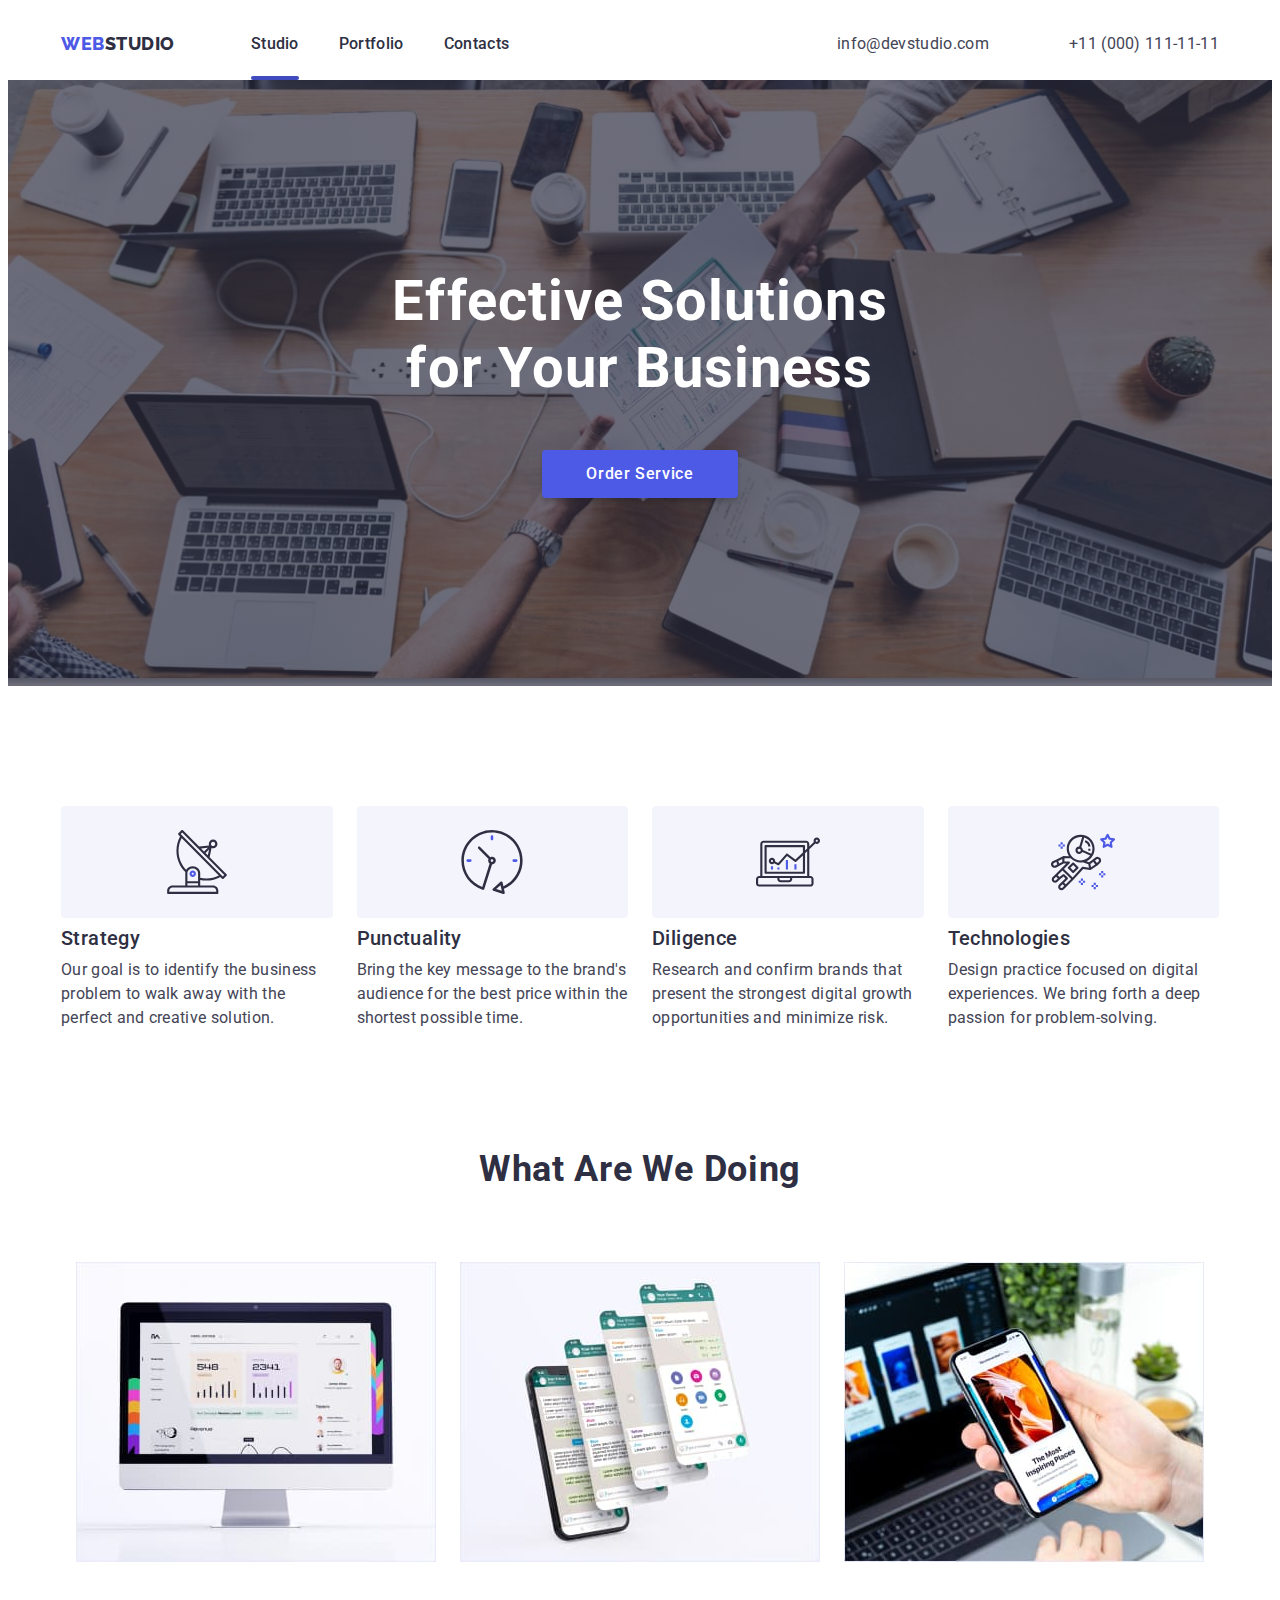
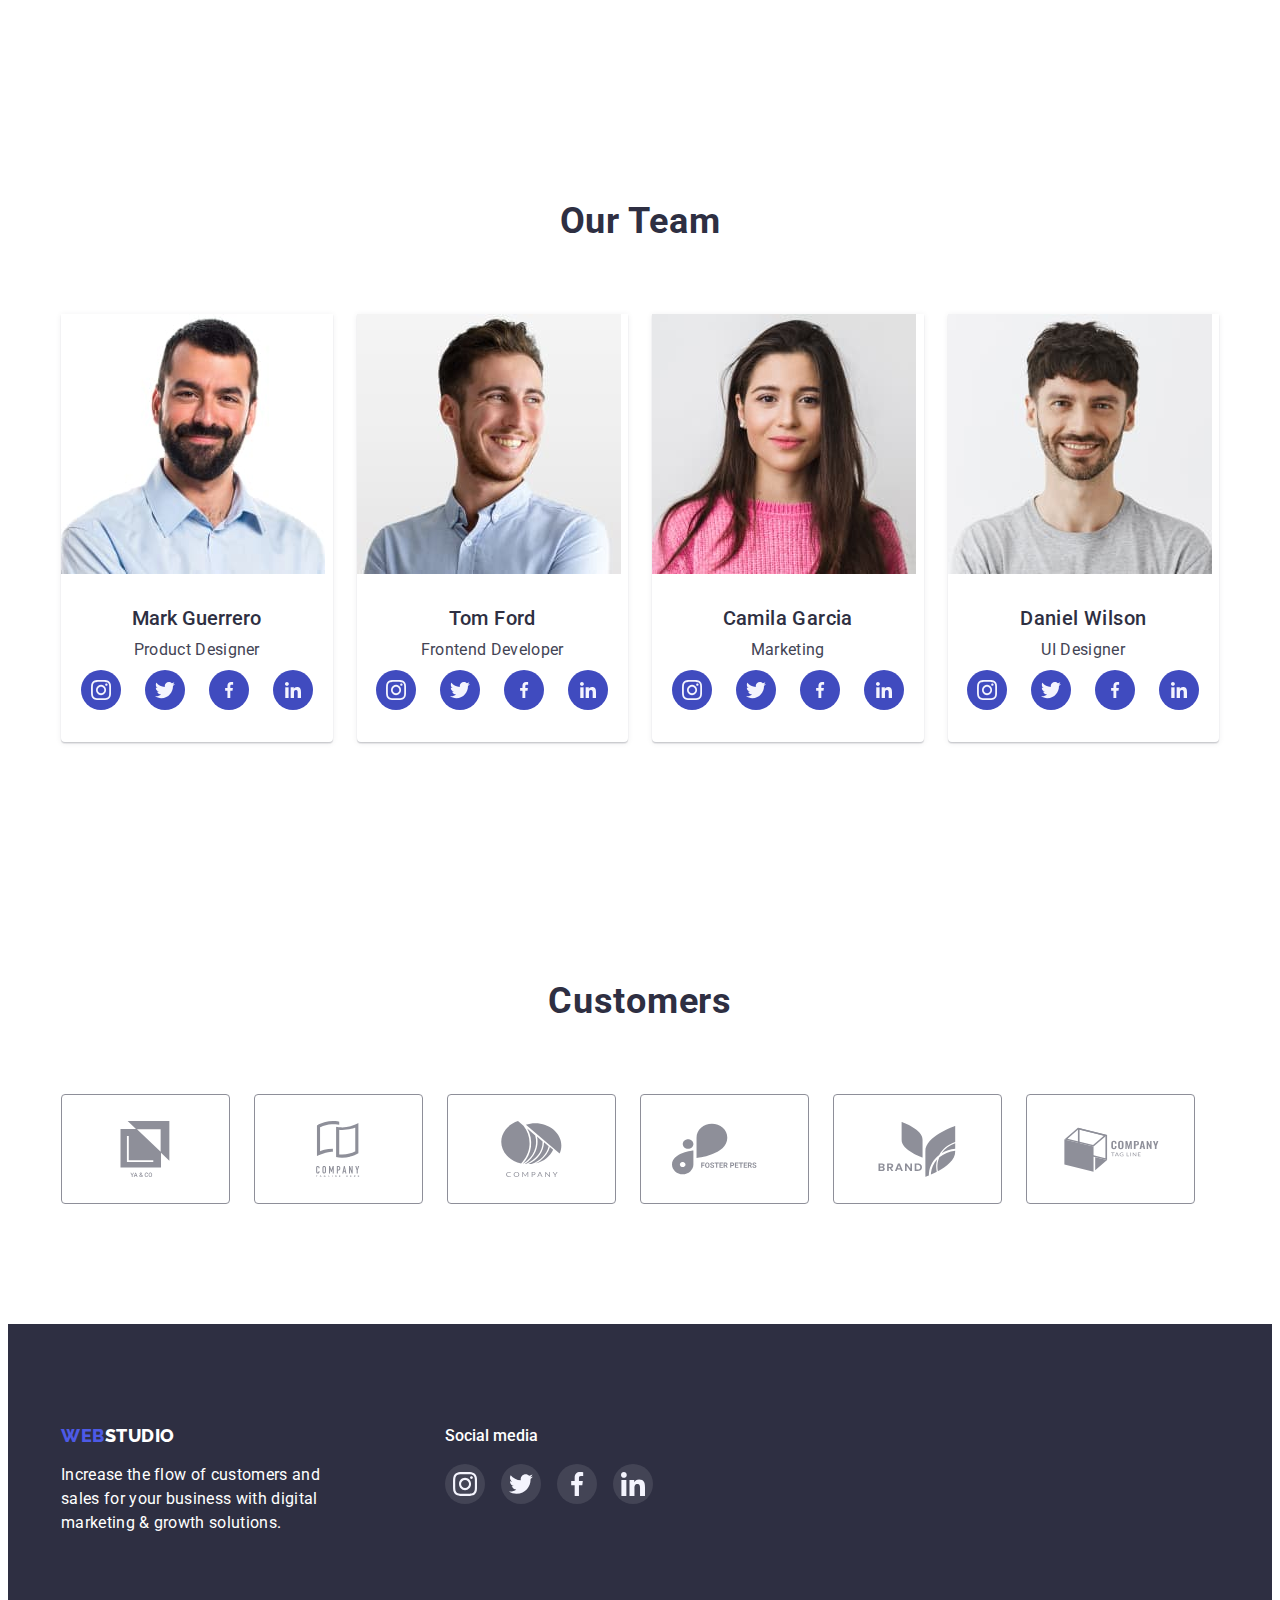
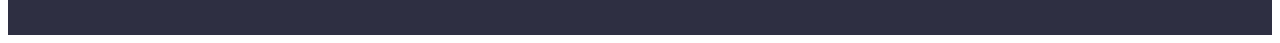
<file: index.html>
<!DOCTYPE html>
<html lang="en">
  <head>
    <meta charset="UTF-8" />
    <meta http-equiv="X-UA-Compatible" content="IE=edge" />
    <meta name="viewport" content="width=device-width, initial-scale=1.0" />
    <title>web-studia</title>

    <link
      rel="stylesheet"
      href="https://cdnjs.cloudflare.com/ajax/libs/modern-normalize/1.1.0/modern-normalize.min.css"
      integrity="sha512-wpPYUAdjBVSE4KJnH1VR1HeZfpl1ub8YT/NKx4PuQ5NmX2tKuGu6U/JRp5y+Y8XG2tV+wKQpNHVUX03MfMFn9Q=="
      crossorigin="anonymous"
      referrerpolicy="no-referrer"
    />
    <link rel="preconnect" href="https://fonts.googleapis.com" />
    <link rel="preconnect" href="https://fonts.gstatic.com" crossorigin />
    <link rel="preconnect" href="https://fonts.googleapis.com" />
    <link rel="preconnect" href="https://fonts.gstatic.com" crossorigin />
    <link
      href="https://fonts.googleapis.com/css2?family=Montserrat:wght@400;700&family=Open+Sans:ital@1&family=Raleway:wght@800&family=Roboto:wght@400;500;700&display=swap"
      rel="stylesheet"
    />
    <link rel="stylesheet" href="./css/styles.css" />
  </head>
  <body>
    <header class="header">
      <div class="container header-container">
        <nav class="header-navigation">
          <a href="./portfolio.html" class="logo link"
            >Web<span class="second-logo link">Studio</span>
          </a>
          <ul class="header-list list">
            <li class="header-item">
              <a href="./portfolio.html" class="header-link link active"
                >Studio
              </a>
            </li>
            <li class="header-item">
              <a href="./portfolio.html" class="header-link link">Portfolio</a>
            </li>
            <li class="header-item">
              <a href="./portfolio.html" class="header-link link">Contacts</a>
            </li>
          </ul>
        </nav>
        <address class="header-address">
          <ul class="header-list list">
            <li>
              <a href="mailto:info@devstudio.com" class="header-email link"
                >info@devstudio.com</a
              >
            </li>
            <li>
              <a href="tel:+110001111111" class="header-tel link"
                >+11 (000) 111-11-11</a
              >
            </li>
          </ul>
        </address>
      </div>
    </header>
    <main>
      <!-- Hero-section -->
      <section class="section hero">
        <div class="container">
          <h1 class="hero-efectiv-sol">
            Effective Solutions for Your Business
          </h1>
          <button type="button" data-modal-open class="hero-btn">
            Order Service
          </button>
        </div>
      </section>
      <!--/Hero-section -->

      <!-- Section-about -->
      <section class="section about">
        <div class="container">
          <ul class="goal-list">
            <li class="about-item">
              <div class="about-sizes">
                <svg class="about-item-icon" width="64" height="64">
                  <use
                    href="./images/symbol-defs-3.svg#icon-icon-Icon-Strategy"
                  ></use>
                </svg>
              </div>
              <h3 class="about-title">Strategy</h3>
              <p class="about-text">
                Our goal is to identify the business problem to walk away with
                the perfect and creative solution.
              </p>
            </li>
            <li class="about-item">
              <div class="about-sizes">
                <svg class="about-item-icon" width="64" height="64">
                  <use
                    href="./images/symbol-defs-3.svg#icon-icon-Icon-Punctuality"
                  ></use>
                </svg>
              </div>
              <h3 class="about-title">Punctuality</h3>
              <p class="about-text">
                Bring the key message to the brand's audience for the best price
                within the shortest possible time.
              </p>
            </li>
            <li class="about-item">
              <div class="about-sizes">
                <svg class="about-item-icon" width="64" height="64">
                  <use
                    href="./images/symbol-defs-3.svg#icon-icon-Icon-Diligence"
                  ></use>
                </svg>
              </div>
              <h3 class="about-title">Diligence</h3>
              <p class="about-text">
                Research and confirm brands that present the strongest digital
                growth opportunities and minimize risk.
              </p>
            </li>
            <li class="about-item">
              <div class="about-sizes">
                <svg class="about-item-icon" width="64" height="64">
                  <use
                    href="./images/symbol-defs-3.svg#icon-icon-Icon-Technologies"
                  ></use>
                </svg>
              </div>
              <h3 class="about-title">Technologies</h3>
              <p class="about-text">
                Design practice focused on digital experiences. We bring forth a
                deep passion for problem-solving.
              </p>
            </li>
          </ul>
        </div>
      </section>
      <!-- /Section-about -->

      <!-- Section-doing-->
      <section class="section section-doing">
        <div class="container">
          <h2 class="section-doing-doing">What are we doing</h2>
          <ul class="section-doing list">
            <li class="doing-iteam">
              <img
                src="./images/about-img-1.jpg.jpg"
                alt="site"
                width="360"
                height="300"
              />
            </li>
            <li class="doing-iteam">
              <img
                src="./images/about-img-3.jpg.jpg"
                alt="what are we doing"
                width="360"
                height="300"
              />
            </li>
            <li class="doing-iteam">
              <img
                src="./images/about-img-2.jpg.jpg"
                alt="what are we doing"
                width="360"
                height="300"
              />
            </li>
          </ul>
        </div>
      </section>
      <!-- /Section-doing -->

      <!-- Section-Our team -->
      <section class="section our-team">
        <div class="container">
          <h2 class="our-tam-team">Our Team</h2>
          <ul class="our-team-list list">
            <li class="our-team-background">
              <img
                src="./images/about-img-4.jpg.jpg"
                alt="our team"
                width="264"
              />
              <div class="our-team-sizes">
                <h3 class="our-team-name-first">Mark Guerrero</h3>
                <p class="our-team-job">Product Designer</p>
                <ul class="our-team-social-list list">
                  <li class="team-social-item">
                    <a href="" class="team-social-link link">
                      <svg class="teams-social-icon" width="20" height="20">
                        <use
                          href="./images/symbol-defs.svg#icon-instagram-2"
                        ></use>
                      </svg>
                    </a>
                  </li>
                  <li class="team-social-item">
                    <a href="" class="team-social-link link"
                      ><svg class="teams-social-icon" width="20" height="20">
                        <use
                          href="./images/symbol-defs.svg#icon-twitter-4"
                        ></use>
                      </svg>
                    </a>
                  </li>
                  <li class="team-social-item">
                    <a href="" class="team-social-link link"
                      ><svg
                        class="teams-social-icon"
                        width="
                      16"
                        height="
                      16"
                      >
                        <use
                          href="./images/symbol-defs.svg#icon-facebook-1"
                        ></use>
                      </svg>
                    </a>
                  </li>
                  <li class="team-social-item">
                    <a href="" class="team-social-link link"
                      ><svg class="teams-social-icon" width="16" height="16">
                        <use
                          href="./images/symbol-defs.svg#icon-linkedin-3"
                        ></use>
                      </svg>
                    </a>
                  </li>
                </ul>
              </div>
            </li>
            <li class="our-team-background">
              <img
                src="./images/about-img-5.jpg.jpg"
                alt="our team"
                width="264"
              />
              <div class="our-team-sizes">
                <h3 class="our-team-name-sec">Tom Ford</h3>
                <p class="our-team-job">Frontend Developer</p>
                <ul class="our-team-social-list list">
                  <li class="team-social-item">
                    <a href="" class="team-social-link link">
                      <svg class="teams-social-icon" width="20" height="20">
                        <use
                          href="./images/symbol-defs.svg#icon-instagram-2"
                        ></use>
                      </svg>
                    </a>
                  </li>
                  <li class="team-social-item">
                    <a href="" class="team-social-link link"
                      ><svg class="teams-social-icon" width="20" height="20">
                        <use
                          href="./images/symbol-defs.svg#icon-twitter-4"
                        ></use>
                      </svg>
                    </a>
                  </li>
                  <li class="team-social-item">
                    <a href="" class="team-social-link link"
                      ><svg
                        class="teams-social-icon"
                        width="
                      16"
                        height="16"
                      >
                        <use
                          href="./images/symbol-defs.svg#icon-facebook-1"
                        ></use>
                      </svg>
                    </a>
                  </li>
                  <li class="team-social-item">
                    <a href="" class="team-social-link link"
                      ><svg class="teams-social-icon" width="16" height="16">
                        <use
                          href="./images/symbol-defs.svg#icon-linkedin-3"
                        ></use>
                      </svg>
                    </a>
                  </li>
                </ul>
              </div>
            </li>
            <li class="our-team-background">
              <img
                src="./images/about-img-6.jpg.jpg"
                alt="our team"
                width="264"
              />
              <div class="our-team-sizes">
                <h3 class="our-team-name-third">Camila Garcia</h3>
                <p class="our-team-job">Marketing</p>
                <ul class="our-team-social-list list">
                  <li class="team-social-item">
                    <a href="" class="team-social-link link">
                      <svg class="teams-social-icon" width="20" height="20">
                        <use
                          href="./images/symbol-defs.svg#icon-instagram-2"
                        ></use>
                      </svg>
                    </a>
                  </li>
                  <li class="team-social-item">
                    <a href="" class="team-social-link link"
                      ><svg class="teams-social-icon" width="20" height="20">
                        <use
                          href="./images/symbol-defs.svg#icon-twitter-4"
                        ></use>
                      </svg>
                    </a>
                  </li>
                  <li class="team-social-item">
                    <a href="" class="team-social-link link"
                      ><svg
                        class="teams-social-icon"
                        width="
                      16"
                        height="16"
                      >
                        <use
                          href="./images/symbol-defs.svg#icon-facebook-1"
                        ></use>
                      </svg>
                    </a>
                  </li>
                  <li class="team-social-item">
                    <a href="" class="team-social-link link"
                      ><svg class="teams-social-icon" width="16" height="16">
                        <use
                          href="./images/symbol-defs.svg#icon-linkedin-3"
                        ></use>
                      </svg>
                    </a>
                  </li>
                </ul>
              </div>
            </li>
            <li class="our-team-background">
              <img
                src="./images/about-img-7.jpg.jpg"
                alt="our team"
                width="264"
              />
              <div class="our-team-sizes">
                <h3 class="our-team-name-vier">Daniel Wilson</h3>
                <p class="our-team-job">UI Designer</p>
                <ul class="our-team-social-list list">
                  <li class="team-social-item">
                    <a href="" class="team-social-link link">
                      <svg class="teams-social-icon" width="20" height="20">
                        <use
                          href="./images/symbol-defs.svg#icon-instagram-2"
                        ></use>
                      </svg>
                    </a>
                  </li>
                  <li class="team-social-item">
                    <a href="" class="team-social-link link"
                      ><svg class="teams-social-icon" width="20" height="20">
                        <use
                          href="./images/symbol-defs.svg#icon-twitter-4"
                        ></use>
                      </svg>
                    </a>
                  </li>
                  <li class="team-social-item">
                    <a href="" class="team-social-link link"
                      ><svg
                        class="teams-social-icon"
                        width="
                      16"
                        height="16"
                      >
                        <use
                          href="./images/symbol-defs.svg#icon-facebook-1"
                        ></use>
                      </svg>
                    </a>
                  </li>
                  <li class="team-social-item">
                    <a href="" class="team-social-link link"
                      ><svg class="teams-social-icon" width="16" height="16">
                        <use
                          href="./images/symbol-defs.svg#icon-linkedin-3"
                        ></use>
                      </svg>
                    </a>
                  </li>
                </ul>
              </div>
            </li>
          </ul>
        </div>
      </section>
      <!-- /Section-Our team -->

      <!-- customers -->
      <section class="customers">
        <div class="container">
          <h2 class="customers-title">Customers</h2>
          <ul class="customers-list list">
            <li class="customers-iteam">
              <a href="" class="customers-link link">
                <svg class="customers-icon" width="104" height="56">
                  <use href="./images/symbol-defs-2.svg#icon-yaco"></use>
                </svg>
              </a>
            </li>
            <li class="customers-iteam">
              <a href="" class="customers-link link">
                <svg class="customers-icon" width="104" height="56">
                  <use href="./images/symbol-defs-2.svg#icon-companytag"></use>
                </svg>
              </a>
            </li>
            <li class="customers-iteam">
              <a href="" class="customers-link">
                <svg class="customers-icon" width="104" height="56">
                  <use href="./images/symbol-defs-2.svg#icon-company"></use>
                </svg>
              </a>
            </li>
            <li class="customers-iteam">
              <a href="" class="customers-link">
                <svg class="customers-icon" width="104" height="56">
                  <use
                    href="./images/symbol-defs-2.svg#icon-fosterpeters"
                  ></use>
                </svg>
              </a>
            </li>
            <li class="customers-iteam">
              <a href="" class="customers-link">
                <svg class="customers-icon" width="104" height="56">
                  <use href="./images/symbol-defs-2.svg#icon-brand"></use>
                </svg>
              </a>
            </li>
            <li class="customers-iteam">
              <a href="" class="customers-link">
                <svg class="customers-icon" width="104" height="56">
                  <use href="./images/symbol-defs-2.svg#icon-company-2"></use>
                </svg>
              </a>
            </li>
          </ul>
        </div>
      </section>
      <!-- Section-last -->
      <footer class="section-last">
        <div class="container social-container">
          <div>
            <a href="./portfolio.html" class="logo link"
              >Web<span class="second-logoSecc link">Studio</span>
            </a>
            <p class="section-last-last">
              Increase the flow of customers and sales for your business with
              digital marketing & growth solutions.
            </p>
          </div>
          <div class="last-social">
            <h2 class="last-social-text">Social media</h2>
            <ul class="last-list list">
              <li class="last-list-item">
                <a href="" class="last-list-link">
                  <svg class="last-list-icon" width="24" height="24">
                    <use href="./images/symbol-defs.svg#icon-instagram-2"></use>
                  </svg>
                </a>
              </li>
              <li class="last-list-item">
                <a href="" class="last-list-link">
                  <svg class="last-list-icon" width="24" height="24">
                    <use href="./images/symbol-defs.svg#icon-twitter-4"></use>
                  </svg>
                </a>
              </li>
              <li class="last-list-item">
                <a href="" class="last-list-link">
                  <svg class="last-list-icon" width="24" height="24">
                    <use href="./images/symbol-defs.svg#icon-facebook-1"></use>
                  </svg>
                </a>
              </li>
              <li class="last-list-item">
                <a href="" class="last-list-link">
                  <svg class="last-list-icon" width="24" height="24">
                    <use href="./images/symbol-defs.svg#icon-linkedin-3"></use>
                  </svg>
                </a>
              </li>
            </ul>
          </div>
        </div>
        <!-- /Section-last -->
      </footer>
    </main>
    <div class="backdrop is-hidden" data-modal>
      <div class="modal">
        <button type="button" data-modal-close class="modal-btn">
          <svg class="modal-icon" width=" 8" height=" 8">
            <use href="./images/symbol-defs-4.svg#icon-Vector-1"></use>
          </svg>
        </button>
      </div>
    </div>
    <script src="./js/modal.js"></script>
  </body>
</html>
</file>
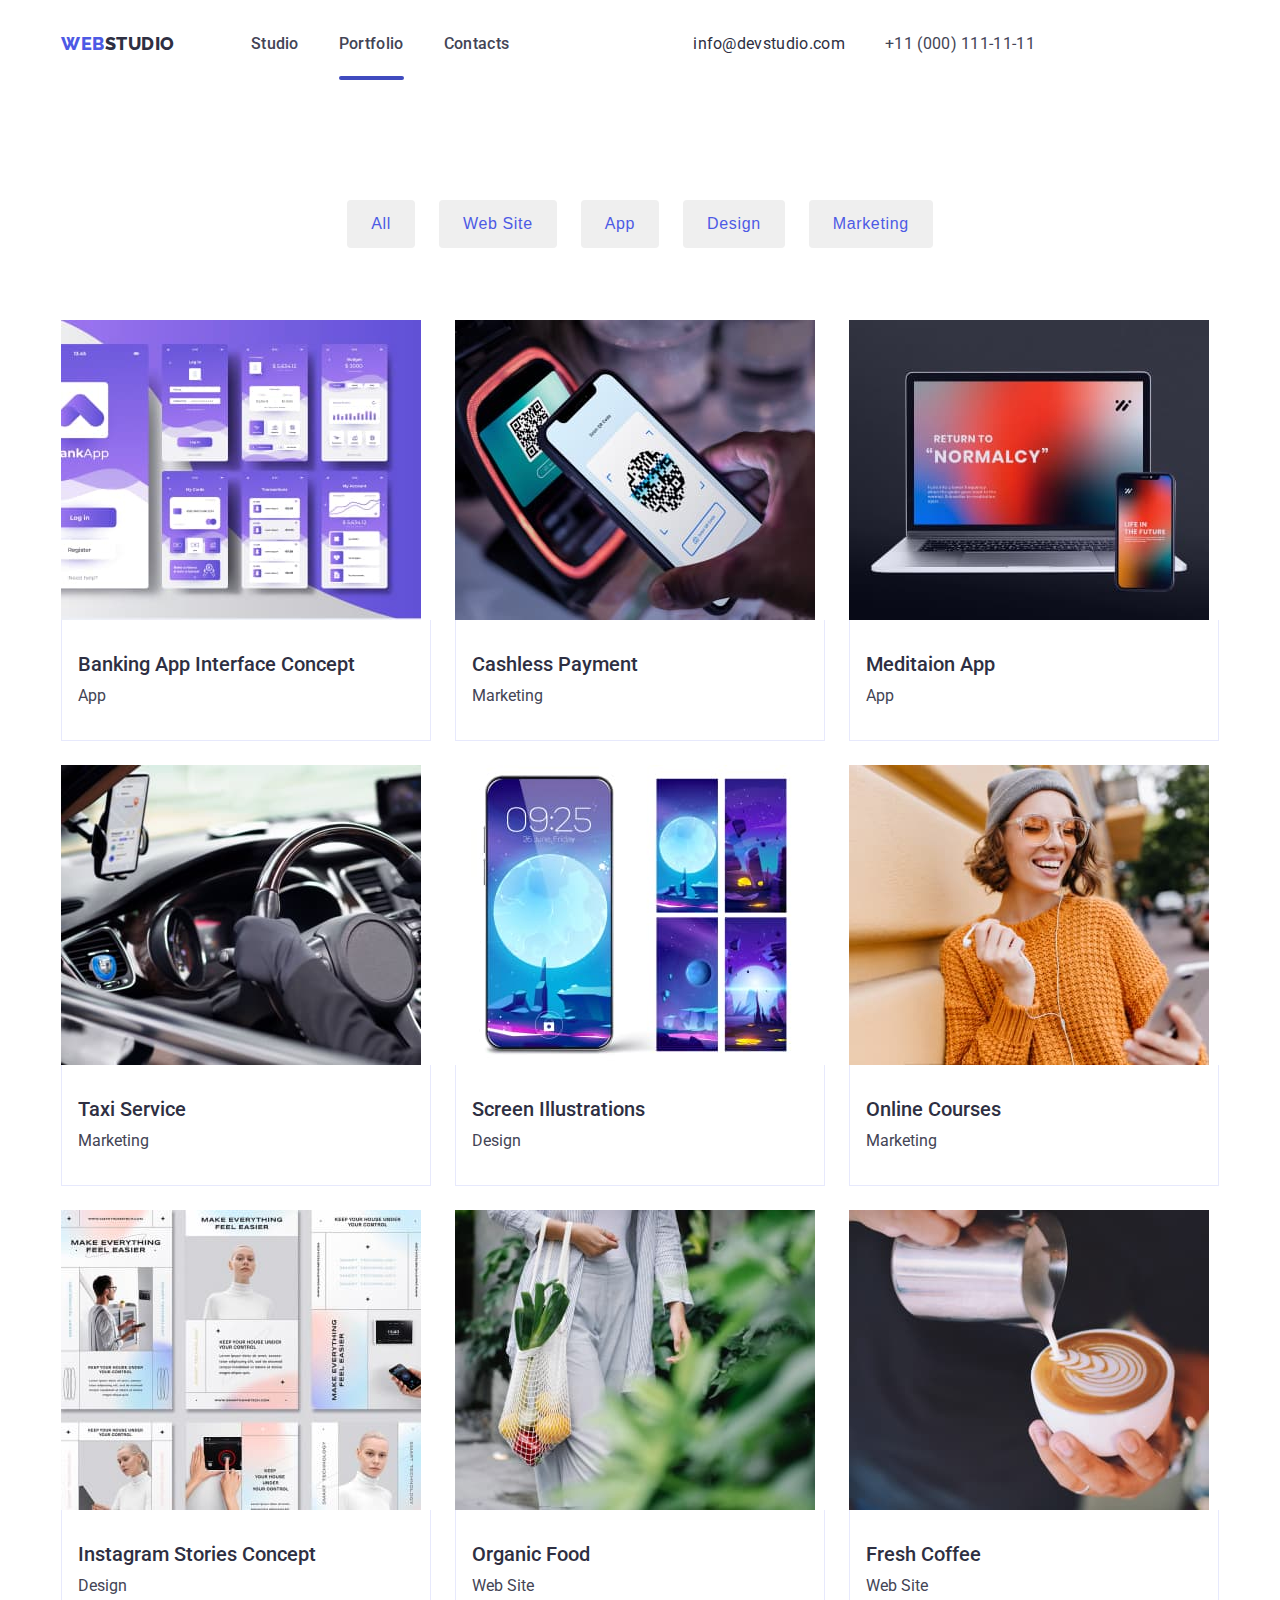
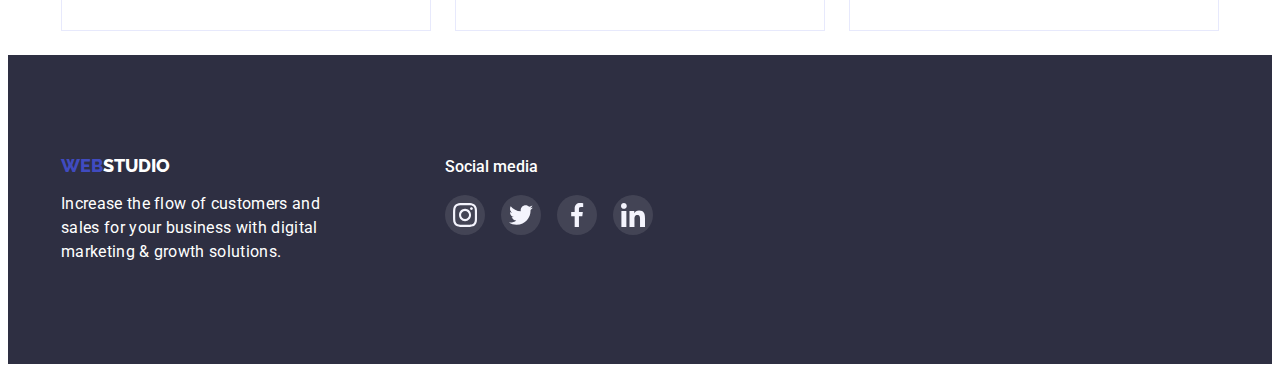
<file: portfolio.html>
<!DOCTYPE html>
<html lang="en">
  <head>
    <meta charset="UTF-8" />
    <meta http-equiv="X-UA-Compatible" content="IE=edge" />
    <meta name="viewport" content="width=device-width, initial-scale=1.0" />
    <title>portfolio</title>

    <link
      rel="stylesheet"
      href="https://cdnjs.cloudflare.com/ajax/libs/modern-normalize/1.1.0/modern-normalize.min.css"
      integrity="sha512-wpPYUAdjBVSE4KJnH1VR1HeZfpl1ub8YT/NKx4PuQ5NmX2tKuGu6U/JRp5y+Y8XG2tV+wKQpNHVUX03MfMFn9Q=="
      crossorigin="anonymous"
      referrerpolicy="no-referrer"
    />
    <link rel="preconnect" href="https://fonts.googleapis.com" />
    <link rel="preconnect" href="https://fonts.gstatic.com" crossorigin />
    <link rel="preconnect" href="https://fonts.googleapis.com" />
    <link rel="preconnect" href="https://fonts.gstatic.com" crossorigin />
    <link
      href="https://fonts.googleapis.com/css2?family=Montserrat:wght@400;700&family=Open+Sans:ital@1&family=Raleway:wght@800&family=Roboto:wght@400;500;700&display=swap"
      rel="stylesheet"
    />
    <link rel="stylesheet" href="./css/styles.css" />
  </head>
  <body>
    <header class="Header">
      <div class="container Header-container">
        <nav class="header-navigation-sec">
          <a href="./index.html" class="logovier link"
            >Web<span class="second-logovier link">Studio</span>
          </a>
          <ul class="header-list list2">
            <li class="header-item2">
              <a href="./index.html" class="header-link2 link">Studio</a>
            </li>
            <li class="header-item2">
              <a href="./index.html" class="header-link2 link active"
                >Portfolio</a
              >
            </li>
            <li class="header-item2">
              <a href="./index.html" class="header-link2 link">Contacts</a>
            </li>
          </ul>
        </nav>
        <address class="Header-address">
          <ul class="header-list list2">
            <li>
              <a href="mailto:info@devstudio.com" class="header-emaill link"
                >info@devstudio.com</a
              >
            </li>
            <li>
              <a href="tel:+110001111111" class="header-tell link"
                >+11 (000) 111-11-11</a
              >
            </li>
          </ul>
        </address>
      </div>
    </header>
    <main>
      <!-- Portfolio -->
      <section class="portfolio-menu-Nav-2">
        <div class="container portfolio-conatiner">
          <h1 class="visually-hidden">portfolio</h1>
          <ul class="portfolio-navigation list2">
            <li class="portfolio-menu-li list">
              <button type="button" class="portfolio-menu-list">All</button>
            </li>
            <li class="portfolio-menu-li">
              <button type="button" class="portfolio-menu-list">
                Web Site
              </button>
            </li>
            <li class="portfolio-menu-li">
              <button type="button" class="portfolio-menu-list">App</button>
            </li>
            <li>
              <button type="button" class="portfolio-menu-list">Design</button>
            </li>
            <li class="portfolio-menu-li">
              <button type="button" class="portfolio-menu-list">
                Marketing
              </button>
            </li>
          </ul>
          <ul class="portfolio-list">
            <li class="portfolio-list-iteam">
              <a href="" class="portfolio-link link">
                <div class="portfolio-wrap">
                  <img
                    src="./images/about-img-8.jpg.jpg"
                    width="360"
                    alt="site"
                  />
                  <p class="portfolio-text-content">
                    14 Stylish and User-Friendly App Design Concepts · Task
                    Manager App · Calorie Tracker App · Exotic Fruit Ecommerce
                    App · Cloud Storage App
                  </p>
                </div>
                <div class="works-title">
                  <h3 class="Project-title">Banking App Interface Concept</h3>
                  <p class="Project-text">App</p>
                </div>
              </a>
            </li>
            <li class="portfolio-list-iteam">
              <a href="" class="portfolio-link link">
                <div class="portfolio-wrap">
                  <img
                    src="./images/about-img-9.jpg.jpg"
                    width="360"
                    alt="site"
                  />
                  <p class="portfolio-text-content">
                    14 Stylish and User-Friendly App Design Concepts · Task
                    Manager App · Calorie Tracker App · Exotic Fruit Ecommerce
                    App · Cloud Storage App
                  </p>
                </div>
                <div class="works-title">
                  <h3 class="Project-title">Cashless Payment</h3>
                  <p class="Project-text">Marketing</p>
                </div>
              </a>
            </li>
            <li class="portfolio-list-iteam">
              <a href="" class="portfolio-link link">
                <div class="portfolio-wrap">
                  <img
                    src="./images/about-img-10.jpg.jpg"
                    width="360"
                    alt="site"
                  />
                  <p class="portfolio-text-content">
                    14 Stylish and User-Friendly App Design Concepts · Task
                    Manager App · Calorie Tracker App · Exotic Fruit Ecommerce
                    App · Cloud Storage App
                  </p>
                </div>
                <div class="works-title">
                  <h3 class="Project-title">Meditaion App</h3>
                  <p class="Project-text">App</p>
                </div>
              </a>
            </li>
            <li class="portfolio-list-iteam">
              <a href="" class="portfolio-link link">
                <div class="portfolio-wrap">
                  <img
                    src="./images/about-img-11.jpg.jpg"
                    width="360"
                    alt="site"
                  />
                  <p class="portfolio-text-content">
                    14 Stylish and User-Friendly App Design Concepts · Task
                    Manager App · Calorie Tracker App · Exotic Fruit Ecommerce
                    App · Cloud Storage App
                  </p>
                </div>
                <div class="works-title">
                  <h3 class="Project-title">Taxi Service</h3>
                  <p class="Project-text">Marketing</p>
                </div>
              </a>
            </li>
            <li class="portfolio-list-iteam">
              <a href="" class="portfolio-link link">
                <div class="portfolio-wrap">
                  <img
                    src="./images/about-img-12.jpg.jpg"
                    width="360"
                    alt="site"
                  />
                  <p class="portfolio-text-content">
                    14 Stylish and User-Friendly App Design Concepts · Task
                    Manager App · Calorie Tracker App · Exotic Fruit Ecommerce
                    App · Cloud Storage App
                  </p>
                </div>
                <div class="works-title">
                  <h3 class="Project-title">Screen Illustrations</h3>
                  <p class="Project-text">Design</p>
                </div>
              </a>
            </li>
            <li class="portfolio-list-iteam">
              <a href="" class="portfolio-link link">
                <div class="portfolio-wrap">
                  <img
                    src="./images/about-img-13.jpg.jpg"
                    width="360"
                    alt="site"
                  />
                  <p class="portfolio-text-content">
                    14 Stylish and User-Friendly App Design Concepts · Task
                    Manager App · Calorie Tracker App · Exotic Fruit Ecommerce
                    App · Cloud Storage App
                  </p>
                </div>
                <div class="works-title">
                  <h3 class="Project-title">Online Courses</h3>
                  <p class="Project-text">Marketing</p>
                </div>
              </a>
            </li>
            <li class="portfolio-list-iteam">
              <a href="" class="portfolio-link link">
                <div class="portfolio-wrap">
                  <img
                    src="./images/about-img-14.jpg.jpg"
                    width="360"
                    alt="site"
                  />
                  <p class="portfolio-text-content">
                    14 Stylish and User-Friendly App Design Concepts · Task
                    Manager App · Calorie Tracker App · Exotic Fruit Ecommerce
                    App · Cloud Storage App
                  </p>
                </div>
                <div class="works-title">
                  <h3 class="Project-title">Instagram Stories Concept</h3>
                  <p class="Project-text">Design</p>
                </div>
              </a>
            </li>
            <li class="portfolio-list-iteam">
              <a href="" class="portfolio-link link">
                <div class="portfolio-wrap">
                  <img
                    src="./images/about-img-15.jpg.jpg"
                    width="360"
                    alt="site"
                  />
                  <p class="portfolio-text-content">
                    14 Stylish and User-Friendly App Design Concepts · Task
                    Manager App · Calorie Tracker App · Exotic Fruit Ecommerce
                    App · Cloud Storage App
                  </p>
                </div>
                <div class="works-title">
                  <h3 class="Project-title">Organic Food</h3>
                  <p class="Project-text">Web Site</p>
                </div>
              </a>
            </li>
            <li class="portfolio-list-iteam">
              <a href="" class="portfolio-link link">
                <div class="portfolio-wrap">
                  <img
                    src="./images/about-img-16.jpg.jpg"
                    width="360"
                    alt="site"
                  />
                  <p class="portfolio-text-content">
                    14 Stylish and User-Friendly App Design Concepts · Task
                    Manager App · Calorie Tracker App · Exotic Fruit Ecommerce
                    App · Cloud Storage App
                  </p>
                </div>
                <div class="works-title">
                  <h3 class="Project-title">Fresh Coffee</h3>
                  <p class="Project-text">Web Site</p>
                </div>
              </a>
            </li>
          </ul>
        </div>
      </section>
      <!--/ Portfolio -->
      <!-- <Logo and Text -->
      <footer class="Logo">
        <div class="container portfolio-social-container">
          <div>
            <a href="./index.html" class="Logo-link"
              >Web<span class="second-Logo link">Studio</span>
            </a>
            <p class="Text">
              Increase the flow of customers and sales for your business with
              digital marketing & growth solutions.
            </p>
          </div>

          <div class="portfolio-last-social">
            <h2 class="portfolio-last-social-text">Social media</h2>
            <ul class="portfolio-last-list list">
              <li class="portfolio-last-list-item">
                <a href="" class="portfolio-last-list-link">
                  <svg class="portfolio-last-list-icon" width="24" height="24">
                    <use href="./images/symbol-defs.svg#icon-instagram-2"></use>
                  </svg>
                </a>
              </li>
              <li class="portfolio-last-list-item">
                <a href="" class="portfolio-last-list-link">
                  <svg class="portfolio-last-list-icon" width="24" height="24">
                    <use href="./images/symbol-defs.svg#icon-twitter-4"></use>
                  </svg>
                </a>
              </li>
              <li class="portfolio-last-list-item">
                <a href="" class="portfolio-last-list-link">
                  <svg class="portfolio-last-list-icon" width="24" height="24">
                    <use href="./images/symbol-defs.svg#icon-facebook-1"></use>
                  </svg>
                </a>
              </li>
              <li class="portfolio-last-list-item">
                <a href="" class="portfolio-last-list-link">
                  <svg class="portfolio-last-list-icon" width="24" height="24">
                    <use href="./images/symbol-defs.svg#icon-linkedin-3"></use>
                  </svg>
                </a>
              </li>
            </ul>
          </div>
        </div>
      </footer>
      <!-- /Logo and Text -->
    </main>
  </body>
</html>
</file>
<file: css/styles.css>
/* @font-face {
  font-family: "Open Sans";
  src: url(../fonts/OpenSans-Regular.ttf);
}
@font-face {
  font-family: "Open Sans Bold";
  src: url(../fonts/OpenSans-Bold.ttf); */
.element.style {
  font-style: normal;
}
body {
  font-family: "Roboto", "Helvetica Neue", "Verdana", "Tahoma", sans-serif;
}
:root {
  --main-title-color: #ffffff;
  --main-title-color2: #434455;
  --main-title-color3: #4d5ae5;
  --main-title-color4: #2e2f42;
  --main-title-color5: #404bbf;
  --main-title-color6: #4d5ae5;
  --main-title-color7: #31d0aa;
  --main-title-color8: #8e8f99;
  --main-title-color9: #404bbf;
  --main-title-color10: #f4f4fd;
  --main-title-color11: #e7e9fc;
}
img,
svg {
  max-width: 100%;
  display: block;
  height: auto;
}
.section {
  padding: 120px 0;
}
h1,
h2,
h3,
h4,
h5,
h6,
p,
ul {
  padding: 0;
  margin: 0;
}

.container {
  max-width: 1158px;
  margin-left: auto;
  padding-left: 15px;
  padding-right: 15px;
  margin-right: auto;
}
.list {
  list-style: none;
}
.link {
  text-decoration: none;
}
/* Header */
.header-address {
  font-style: normal;
}
.header {
  border-bottom: 2px;
  padding: 24px 0;
}

.header-link.active::after {
  display: inline-block;
  border-radius: 2px;
  position: absolute;
  bottom: -3px;
  left: 0;
  content: "";
  width: 100%;
  height: 4px;
  background-color: var(--main-title-color5);
}
.header-container {
  display: flex;
  align-items: center;
  justify-content: space-between;
}
.header-navigation {
  align-items: center;
  display: flex;
}
.link {
  text-decoration: none;
}
.logo {
  font-family: "Raleway";
  font-weight: 800;
  font-size: 18px;
  line-height: 1.3;
  letter-spacing: 0.03em;
  text-transform: uppercase;

  color: var(--main-title-color3);
}
.second-logo {
  margin-right: 76px;
  color: var(--main-title-color4);
}

.header-list {
  gap: 40px;
  display: flex;
}
.header-item {
}
.header-link {
  transition: color 250ms cubic-bezier(0.4, 0, 0.2, 1);
  padding: 24px 0;
  position: relative;
  font-weight: 500;
  font-size: 16px;
  line-height: 1.5;
  letter-spacing: 0.02em;
  color: var(--main-title-color4);
}
.header-link:hover,
.header-link:focus {
  color: var(--main-title-color3);
}

.header-email {
  transition: color;
  margin-right: 40px;
  font-size: 16px;
  line-height: 1.5;
  transition: color 250ms cubic-bezier(0.4, 0, 0.2, 1);
  letter-spacing: 0.02em;
  color: var(--main-title-color2);
}
.header-tel {
  transition: color 250ms cubic-bezier(0.4, 0, 0.2, 1);
  font-size: 16px;
  line-height: 1.5;
  letter-spacing: 0.02em;
  color: var(--main-title-color2);
}
.header-email:hover,
.header-tel:hover,
.header-email:focus,
.header-tel:focus {
  color: var(--main-title-color3);
}
/* Header */
/* hero*/
.hero {
  padding-top: 188px;
  padding-bottom: 188px;
  flex-grow: 1;
  background-repeat: no-repeat;
  background-position: center;
  max-width: 1440px;
  margin: 0 auto;
  background-size: cover;
  background-image: linear-gradient(
      rgba(46, 47, 66, 0.7),
      rgba(46, 47, 66, 0.7)
    ),
    url(../images/about-img-17.jpg.jpg);
}
.hero-efectiv-sol {
  margin: 0 auto;
  max-width: 496px;
  margin-bottom: 48px;
  text-align: left;
  font-size: 56px;
  line-height: 1.2;
  text-align: center;
  letter-spacing: 0.02em;
  color: var(--main-title-color);
}
.hero-btn {
  transition: color 250ms cubic-bezier(0.4, 0, 0.2, 1);
  margin-left: auto;
  margin-right: auto;
  min-width: 196px;
  border: transparent;
  border-radius: 4px;
  padding: 12px 20px;
  margin: 0 auto;
  display: block;
  border-radius: 4px;
  cursor: pointer;
  font-family: "Roboto";
  font-weight: 500;
  font-size: 16px;
  line-height: 1.5;
  align-items: center;
  letter-spacing: 0.04em;
  color: var(--main-title-color);
  background: var(--main-title-color3);
  box-shadow: 0px 4px 4px rgba(0, 0, 0, 0.15);
  border-radius: 4px;
}
.hero-btn:focus,
.hero-btn:hover {
  background-color: var(--main-title-color5);
  color: var(--main-title-color);
}
/* section about */
.about {
  flex-wrap: wrap;
  display: flex;
  gap: 24px;
  list-style: none;
}
.about-sizes {
  display: flex;
  background-color: var(--main-title-color10);
  border-radius: 4px;
  justify-content: center;
  align-items: center;
  margin-bottom: 8px;
  height: 112px;
}

.about-hidden {
}
.goal-list {
  display: flex;
  list-style: none;
  gap: 24px;
}
.about-item {
  flex-basis: calc((100% - 72px) / 4);
}
.about-title {
  font-weight: 500;
  font-size: 20px;
  line-height: 1.2;
  letter-spacing: 0.02em;
  color: var(--main-title-color4);
}
.about-item-icon {
}
.about-text {
  margin-top: 8px;
  font-size: 16px;
  line-height: 1.5;
  letter-spacing: 0.02em;
  color: var(--main-title-color2);
}
/*section about*/
/* section doing */
.section-doing {
  padding-top: 0;
  flex-wrap: wrap;
  display: flex;
  gap: 24px;
}
.doing-iteam {
  flex-basis: calc((100% - 48px) / 3);
}
.section-doing-doing {
  margin-bottom: 72px;
  text-align: center;
  font-size: 36px;
  line-height: 1.1;
  letter-spacing: 0.02em;
  color: var(--main-title-color4);
  text-transform: capitalize;
}

/* section doing */

/* section Our team */
.our-team {
}
.our-team-social-list {
  display: flex;
  gap: 24px;
  justify-content: center;
}

.team-social-item {
  width: 40px;

  height: 40px;
}

.team-social-link {
  transition: color 250ms cubic-bezier(0.4, 0, 0.2, 1),
    background 250ms cubic-bezier(0.4, 0, 0.2, 1);
  display: flex;
  justify-content: center;
  align-items: center;
  width: 100%;
  height: 100%;
  border-radius: 50%;
  background-color: var(--main-title-color5);
}
.team-social-link:hover {
  background-color: var(--main-title-color7);
  color: var(--main-title-color);
}
.team-social-link:focus {
  color: var(--main-title-color);
  background-color: var(--main-title-color7);
}
.our-team-sizes {
  padding-top: 32px;
  padding-bottom: 32px;
}
.our-team-list {
  margin: 0 auto;
  text-align: center;
  display: flex;
  gap: 24px;
}
.our-team-background {
  flex-basis: calc((100% - 72px) / 4);
  text-align: center;
  background-color: var(--main-title-color);
  background: var(--main-title-color);
  box-shadow: 0px 1px 6px rgba(46, 47, 66, 0.08),
    0px 1px 1px rgba(46, 47, 66, 0.16), 0px 2px 1px rgba(46, 47, 66, 0.08);
  border-radius: 0px 0px 4px 4px;
}
.our-tam-team {
  padding-bottom: 72px;
  margin: 0 auto;
  text-align: center;
  font-size: 36px;
  line-height: 1.1;
  letter-spacing: 0.02em;
  text-transform: capitalize;

  color: var(--main-title-color4);
}
.our-team-name-sec {
  margin-bottom: 8px;
  font-weight: 500;
  font-size: 20px;
  line-height: 1.2;
  letter-spacing: 0.02em;
  color: var(--main-title-color4);
}
.our-team-name-third {
  margin-bottom: 8px;
  font-weight: 500;
  font-size: 20px;
  line-height: 1.2;
  letter-spacing: 0.02em;
  color: var(--main-title-color4);
}
.our-team-name-vier {
  margin-bottom: 8px;
  font-weight: 500;
  font-size: 20px;
  line-height: 1.2;
  letter-spacing: 0.02em;
  color: var(--main-title-color4);
}

.our-team-name-first {
  margin-bottom: 8px;
  margin-bottom: 8px;
  font-weight: 500;
  font-size: 20px;
  line-height: 1.2;
  color: var(--main-title-color4);
}
.our-team-job {
  margin-bottom: 8px;
  font-size: 16px;
  line-height: 1.5;
  letter-spacing: 0.02em;

  color: var(--main-title-color2);
}
/* sectoin Our team */
/* customers */
.customers {
  padding: 120px 0;
}
.customers-title {
  color: var(--main-title-color4);
  font-style: normal;
  font-weight: 700;
  font-size: 36px;
  line-height: 1.11;
  text-align: center;
  letter-spacing: 0.02em;
  text-transform: capitalize;
  margin-bottom: 72px;
}
.customers-list {
  align-items: center;
  display: flex;
  flex-wrap: wrap;
  gap: 24px;
}
.customers-icon {
  fill: currentColor;
}
.customers-iteam {
  width: calc((100% - 144px) / 6);
}
.customers-link {
  transition: color 250ms cubic-bezier(0.4, 0, 0.2, 1),
    background 250ms cubic-bezier(0.4, 0, 0.2, 1);
  align-items: center;
  display: flex;
  justify-content: center;
  align-items: center;
  border-radius: 4px;

  height: 88px;
  padding: 10px;

  border: 1px solid var(--main-title-color8);
  color: var(--main-title-color8);
}
.customers-link:is(:hover, :focus) {
  border-color: var(--main-title-color9);
  color: var(--main-title-color9);
}
.customers-icon {
}

/* /customers */
/* section last */
.section-last {
  padding-top: 100px;
  padding-bottom: 100px;

  background-color: var(--main-title-color4);
}

.section-last-last {
  margin-top: 16px;
  max-width: 264px;
  font-size: 16px;
  line-height: 1.5;
  letter-spacing: 0.02em;
  color: var(--main-title-color);
}
.logoSec {
  margin-bottom: 16px;
  font-weight: 800;
  font-size: 18px;
  line-height: 1.17;
  letter-spacing: 0.03em;
  text-transform: uppercase;
  color: var(--main-title-color3);
}

.link {
  text-decoration: none;
}
.second-logoSecc {
  margin-bottom: 16px;

  color: var(--main-title-color);
}
.last-social {
  padding-left: 120px;
  margin-left: 120px 0;
}
.last-social-text {
  font-weight: 500;
  font-size: 16px;
  line-height: 1.5;
  color: var(--main-title-color);
  margin-bottom: 16px;
}
.last-list {
  display: flex;
  gap: 16px;
}
.social-container {
  display: flex;
}
.last-list-item {
  display: flex;
}
.last-list-link {
  transition: color 250ms cubic-bezier(0.4, 0, 0.2, 1),
    background 250ms cubic-bezier(0.4, 0, 0.2, 1);
  display: flex;
  justify-content: center;
  align-items: center;
  fill: var(--main-title-color10);
  width: 40px;
  height: 40px;
  border-radius: 50%;
  background: rgba(255, 255, 255, 0.1);
}
.last-list-link:hover {
  background-color: var(--main-title-color7);
  color: var(--main-title-color);
}
.last-list-link:focus {
  color: var(--main-title-color);
  background-color: var(--main-title-color7);
}
.last-list-icon {
}
/* section last */

/* 2 етап */
.element.style {
  font-style: normal;
}

.link2 {
  text-decoration: none;
}
.list2 {
  list-style: none;
}

/* Header */
.header-link2.active::after {
  display: inline-block;
  border-radius: 2px;
  position: absolute;
  bottom: -3px;
  left: 0;
  content: "";
  width: 100%;
  height: 4px;
  background-color: var(--main-title-color5);
}
.Header-address {
  font-style: normal;
  margin: 0 auto;
}
.logovier {
  font-family: "Raleway";
  font-weight: 800;
  font-size: 18px;
  line-height: 1.3;
  letter-spacing: 0.03em;
  text-transform: uppercase;
  list-style: none;
  text-decoration: none;
  font-style: normal;

  color: var(--main-title-color3);
}
.Header {
  padding: 24px 0;
}

.second-logovier {
  margin-right: 76px;
  color: var(--main-title-color4);
}
.Header-container {
  display: flex;
  align-items: center;
}
.header-navigation-sec {
  display: flex;
  align-items: center;
}

.header-list {
  gap: 40px;
  display: flex;
}

.header-link2 {
  transition: color 250ms cubic-bezier(0.4, 0, 0.2, 1);
  padding: 24px 0;
  position: relative;
  font-weight: 500;
  font-size: 16px;
  line-height: 1.5;
  letter-spacing: 0.02em;
  color: var(--main-title-color2);
}
.header-link2:hover,
.header-link2:focus {
  color: var(--main-title-color3);
}

.header-emaill {
  transition: color 250ms cubic-bezier(0.4, 0, 0.2, 1);
  margin-bottom: 40px;
  font-size: 16px;
  line-height: 1.5;
  color: var(--main-title-color4);
  letter-spacing: 0.02em;
}
.header-emaill:hover,
.header-tell:hover,
.header-emaill:focus,
.header-tell:focus {
  color: var(--main-title-color5);
}
.header-tell {
  transition: color 250ms cubic-bezier(0.4, 0, 0.2, 1);
  font-size: 16px;
  line-height: 1.5;

  letter-spacing: 0.02em;

  color: var(--main-title-color2);
}
.header-emaill:hover,
.header-emaill:focus,
.header-tell:hover,
.header-tell:focus {
  color: var(--main-title-color3);
}

/* <!-- Portfolio --> */
.portfolio-menu-Nav-2 {
  padding-top: 24px;
  padding-bottom: 24px;
}
.portfolio-navigation {
  display: flex;
  gap: 24px;
  justify-content: center;
  margin-top: 96px;
  margin-bottom: 72px;
}
.portfolio-wrap {
  overflow: hidden;
  position: relative;
}

.visually-hidden {
  position: absolute;
  top: -150%;
  z-index: -100;
  width: 0;
  height: 0;
  opacity: 0;
  visibility: hidden;
  user-select: none;
  pointer-events: none;
  cursor: none;
  margin: 0;
  padding: 0;
  overflow: hidden;
  border: none;
  outline: none;
  white-space: nowrap;
}

.portfolio-menu-list {
  transition: color 250ms cubic-bezier(0.4, 0, 0.2, 1),
    background 250ms cubic-bezier(0.4, 0, 0.2, 1);
  padding-left: 24px;
  padding-right: 24px;
  padding-top: 12px;
  padding-bottom: 12px;
  margin-left: auto;
  margin-right: auto;
  border: transparent;
  border-radius: 4px;
  font-style: normal;
  font-weight: 500;
  font-size: 16px;
  line-height: 1.5;
  color: var(--main-title-color3);
  cursor: pointer;
  letter-spacing: 0.04em;
}
.portfolio-menu-list:hover,
.portfolio-menu-list:focus {
  background-color: var(--main-title-color5);
  color: var(--main-title-color);
  box-shadow: 0px 3px 1px rgba(0, 0, 0, 0.1), 0px 2px 1px rgba(0, 0, 0, 0.08),
    0px 2px 2px rgba(0, 0, 0, 0.12);
}

.Project-list-2 {
}
.portfolio-list-iteam {
  flex-basis: calc((100% - 48px) / 3);
}

.works-title {
  border: 1px solid var(--main-title-color11);
  padding: 32px 0 32px 16px;
  border-top: none;
}
.Project-container {
}
.Project {
}
.portfolio-list {
  flex-wrap: wrap;
  gap: 24px;
  display: flex;
  list-style: none;
}
.Project-title {
  margin-bottom: 8px;
  font-weight: 500;
  font-size: 20px;
  line-height: 1.2;
  color: var(--main-title-color4);
}
.Project-text {
  font-weight: 400;
  font-size: 16px;
  line-height: 1.5;
  color: var(--main-title-color2);
}

.portfolio-link:hover,
.portfolio-link:focus {
  display: block;
  box-shadow: 0px 1px 6px rgba(46, 47, 66, 0.08),
    0px 1px 1px rgba(46, 47, 66, 0.16), 0px 2px 1px rgba(46, 47, 66, 0.08);
}
.portfolio-text-content {
  overflow-y: auto;
  padding-bottom: 40px;
  transition: transform 0.35s cubic-bezier(0.4, 0, 0.2, 1);
  transform: translateY(100%);
  padding-top: 40px;
  padding-left: 32px;
  padding-right: 32px;
  top: 0;
  left: 0;
  position: absolute;
  width: 100%;
  height: 100%;
  font-size: 16px;
  line-height: 1.5;
  letter-spacing: 0.02em;
  color: var(--main-title-color10);
  background-color: var(--main-title-color6);
}
.portfolio-link:hover .portfolio-text-content,
.portfolio-link:focus .portfolio-text-content {
  transform: translateY(0);
}

/* / Portfolio */
/* Logo and Text */

.Logo {
  padding-top: 100px;
  padding-bottom: 100px;
  background-color: var(--main-title-color4);
}
.Logo-link {
  margin-bottom: 16px;
  font-family: "Raleway";
  font-style: normal;
  text-transform: uppercase;
  list-style: none;
  text-decoration: none;
  font-weight: 800;
  font-size: 18px;
  line-height: 1.17;
  color: var(--main-title-color5);
}
.second-Logo {
  margin-bottom: 16px;
  color: var(--main-title-color);
}
.link {
}
.Text {
  margin-top: 16px;
  width: 264px;
  font-size: 16px;
  line-height: 1.5;
  letter-spacing: 0.02em;
  color: var(--main-title-color);
}
.portfolio-social-container {
  display: flex;
}
.portfolio-last-social {
  padding-left: 120px;
  margin-left: 120px 0;
}
.portfolio-last-social-text {
  font-weight: 500;
  font-size: 16px;
  line-height: 1.5;
  color: var(--main-title-color);
  margin-bottom: 16px;
}

.portfolio-last-list {
  display: flex;
  gap: 16px;
}
.portfolio-last-list-item {
  display: flex;
}
.portfolio-last-list-link {
  transition: color 250ms cubic-bezier(0.4, 0, 0.2, 1),
    background 250ms cubic-bezier(0.4, 0, 0.2, 1);
  display: flex;
  justify-content: center;
  align-items: center;
  fill: var(--main-title-color10);
  width: 40px;
  height: 40px;
  border-radius: 50%;
  background: rgba(255, 255, 255, 0.1);
}
.portfolio-last-list-icon {
}
.portfolio-last-list-link:hover,
.portfolio-last-list-link:focus {
  color: var(--main-title-color);
  background-color: var(--main-title-color7);
}

/* /Logo and Text */
/* 
 */

.backdrop {
  width: 100%;
  height: 100%;
  background-color: rgba(0, 0, 0, 0.5);
  position: fixed;
  top: 0;
  left: 0;
  transition: opacity 250ms cubic-bezier(0.4, 0, 0.2, 1),
    visibility 250ms cubic-bezier(0.4, 0, 0.2, 1);
}
.backdrop.is-hidden .modal {
  transform: translate(-50%, -50%) scale(0.1);
}
.modal {
  max-width: 408px;
  width: 100%;
  min-height: 576px;
  background-color: var(--main-title-color);
  border-radius: 4px;
  padding: 20px;
  position: absolute;
  top: 50%;
  left: 50%;
  transform: translate(-50%, -50%) scale(1);
  transition: transform 250ms cubic-bezier(0.4, 0, 0.2, 1);
}
.modal-btn {
  justify-content: center;
  align-items: center;
  border: 1px solid rgba(0, 0, 0, 0.1);
  border-radius: 50%;
  width: 24px;
  height: 24px;
  display: flex;
  margin-left: auto;
  background: #e7e9fc;
}
.modal-icon {
  width: 18px;
  height: 18px;
  fill: currentColor;
  align-items: center;
}
.is-hidden {
  opacity: 0;
  visibility: hidden;
  pointer-events: none;
}
.modal-btn:hover,
.modal-btn:focus {
  background-color: var(--main-title-color6);
  border-color: var(--main-title-color6);
  color: var(--main-title-color11);
}
</file>
